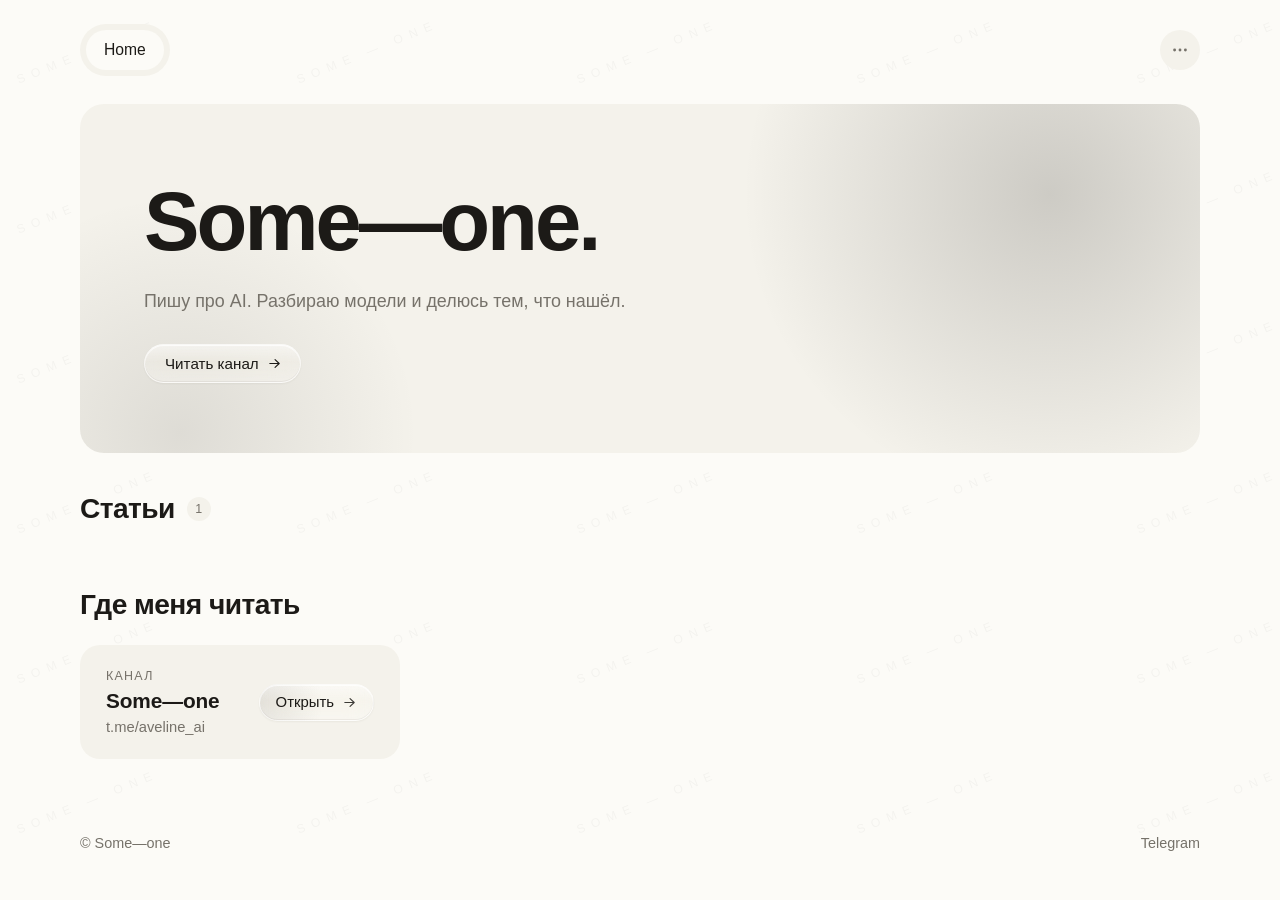
<file: index.html>
<!DOCTYPE html>
<html lang="ru">
<head>
  <meta charset="UTF-8">
  <meta name="viewport" content="width=device-width, initial-scale=1.0">
  <title>Home</title>
  <meta name="description" content="Заметки про AI-модели и генерацию картинок.">
  <link rel="stylesheet" href="styles.css">
</head>
<body>
  <main class="shell">
    <header class="header">
      <nav class="nav" aria-label="Main" data-site-nav data-nav-mode="home"></nav>
    </header>

    <section class="hero">
      <h1 class="hero-title">Some—one.</h1>
      <p class="hero-desc">Пишу про AI. Разбираю модели и делюсь тем, что нашёл.</p>
      <a class="hero-cta" href="https://t.me/aveline_ai" target="_blank" rel="noreferrer noopener">
        <span>Читать канал</span>
        <svg viewBox="0 0 20 20" width="15" height="15" fill="currentColor" aria-hidden="true">
          <path fill-rule="evenodd" d="M3 10a.75.75 0 0 1 .75-.75h10.638L10.23 5.29a.75.75 0 1 1 1.04-1.08l5.5 5.25a.75.75 0 0 1 0 1.08l-5.5 5.25a.75.75 0 1 1-1.04-1.08l4.158-3.96H3.75A.75.75 0 0 1 3 10Z" clip-rule="evenodd"/>
        </svg>
      </a>
    </section>

    <section class="section">
      <div class="section-head">
        <h2 class="section-title">Статьи</h2>
        <span class="section-count" data-articles-count>0</span>
      </div>

      <div class="cards" data-articles-list></div>
    </section>

    <section class="section">
      <h2 class="section-title">Где меня читать</h2>
      <div class="links-grid">
        <a class="link-tile" href="https://t.me/aveline_ai" target="_blank" rel="noreferrer noopener">
          <div class="link-tile-text">
            <span class="link-tile-label">Канал</span>
            <span class="link-tile-name">Some—one</span>
            <span class="link-tile-handle">t.me/aveline_ai</span>
          </div>
          <span class="link-tile-cta">
            <span class="link-tile-cta-label">Открыть</span>
            <svg class="card-cta-icon" viewBox="0 0 20 20" width="15" height="15" fill="currentColor" aria-hidden="true">
              <path fill-rule="evenodd" d="M3 10a.75.75 0 0 1 .75-.75h10.638L10.23 5.29a.75.75 0 1 1 1.04-1.08l5.5 5.25a.75.75 0 0 1 0 1.08l-5.5 5.25a.75.75 0 1 1-1.04-1.08l4.158-3.96H3.75A.75.75 0 0 1 3 10Z" clip-rule="evenodd"/>
            </svg>
          </span>
        </a>
      </div>
    </section>

    <footer class="footer">
      <div class="footer-row">
        <span>© Some—one</span>
        <div class="footer-links">
          <a href="https://t.me/aveline_ai" target="_blank" rel="noreferrer noopener">Telegram</a>
        </div>
      </div>
    </footer>
  </main>
  <script src="articles-data.js"></script>
  <script src="site.js"></script>
</body>
</html>
</file>
<file: styles.css>
:root {
  color-scheme: light;
  --bg: #fcfbf7;
  --text: #1c1a17;
  --muted: #76726a;
  --surface: #f4f2eb;
  --surface-hover: #ebe8df;
  --card: #ffffff;
  --line: rgba(0, 0, 0, 0.06);
  --accent: #1d4ed8;
  --glow-rgb: 28, 26, 23;
  --article-content-width: 1010px;
}

:root[data-theme="dark"] {
  color-scheme: dark;
  --bg: #161412;
  --text: #f3efe7;
  --muted: #8c8780;
  --surface: #1f1d1a;
  --surface-hover: #2a2723;
  --card: #1c1a17;
  --line: rgba(255, 255, 255, 0.07);
  --accent: #6b8aff;
  --glow-rgb: 255, 250, 240;
}

:root[data-theme="dark"] body::before {
  background-image: url("data:image/svg+xml,%3Csvg xmlns='http://www.w3.org/2000/svg' width='320' height='160' viewBox='0 0 320 160'%3E%3Cg transform='rotate(-22 160 80)'%3E%3Ctext x='14' y='96' fill='rgba(243,239,231,0.04)' font-family='Helvetica Neue, Helvetica, Arial, sans-serif' font-weight='500' font-size='14' letter-spacing='8'%3ESOME %E2%80%94 ONE%3C/text%3E%3C/g%3E%3C/svg%3E");
}

:root[data-theme="dark"] .hero::before {
  background: radial-gradient(circle, rgba(var(--glow-rgb), 0.08) 0%, rgba(var(--glow-rgb), 0) 70%);
}

:root[data-theme="dark"] .hero::after {
  background: radial-gradient(circle, rgba(var(--glow-rgb), 0.05) 0%, rgba(var(--glow-rgb), 0) 70%);
}

:root[data-theme="dark"] .card::before {
  background: radial-gradient(circle, rgba(var(--glow-rgb), 0.06) 0%, rgba(var(--glow-rgb), 0) 70%);
}

:root[data-theme="dark"] .card::after {
  background: radial-gradient(circle, rgba(var(--glow-rgb), 0.03) 0%, rgba(var(--glow-rgb), 0) 70%);
}

* {
  box-sizing: border-box;
  -webkit-tap-highlight-color: transparent;
}

html, body {
  scrollbar-width: none;
  -ms-overflow-style: none;
}

html::-webkit-scrollbar,
body::-webkit-scrollbar {
  width: 0;
  height: 0;
  display: none;
}

body {
  margin: 0;
  min-height: 100vh;
  background: var(--bg);
  color: var(--text);
  font-family: -apple-system, BlinkMacSystemFont, "Segoe UI", Roboto, Helvetica, Arial, sans-serif;
  position: relative;
  overflow-x: hidden;
}

body::before {
  content: "";
  position: fixed;
  inset: -20vh -20vw;
  pointer-events: none;
  z-index: 0;
  background-image: url("data:image/svg+xml,%3Csvg xmlns='http://www.w3.org/2000/svg' width='320' height='160' viewBox='0 0 320 160'%3E%3Cg transform='rotate(-22 160 80)'%3E%3Ctext x='14' y='96' fill='rgba(28,26,23,0.035)' font-family='Helvetica Neue, Helvetica, Arial, sans-serif' font-weight='500' font-size='14' letter-spacing='8'%3ESOME %E2%80%94 ONE%3C/text%3E%3C/g%3E%3C/svg%3E");
  background-repeat: repeat;
  background-size: 280px 150px;
  background-position: -32px -22px;
}

/* Film grain overlay (GPU-isolated for perf) */
body::after {
  content: "";
  position: fixed;
  inset: 0;
  pointer-events: none;
  z-index: 999;
  background-image: url("data:image/svg+xml;utf8,%3Csvg xmlns='http://www.w3.org/2000/svg' width='240' height='240'%3E%3Cfilter id='n'%3E%3CfeTurbulence type='fractalNoise' baseFrequency='0.9' numOctaves='2' stitchTiles='stitch'/%3E%3CfeColorMatrix values='0 0 0 0 0 0 0 0 0 0 0 0 0 0 0 0 0 0 0.55 0'/%3E%3C/filter%3E%3Crect width='100%25' height='100%25' filter='url(%23n)'/%3E%3C/svg%3E");
  opacity: 0.22;
  mix-blend-mode: multiply;
  transform: translateZ(0);
  contain: strict;
}

:root[data-theme="dark"] body::after {
  mix-blend-mode: screen;
  opacity: 0.10;
}

body.no-grain::after {
  display: none;
}

a {
  color: inherit;
  text-decoration: none;
}

.shell {
  width: min(1120px, calc(100% - 24px));
  margin: 0 auto;
  padding: 24px 0 32px;
  position: relative;
  z-index: 1;
}

.header {
  display: flex;
  align-items: center;
  justify-content: space-between;
  gap: 12px;
  margin-bottom: 28px;
}

.brand {
  display: inline-flex;
  align-items: center;
  height: 40px;
  padding: 0 16px;
  border-radius: 999px;
  background: var(--surface);
  font-size: 0.95rem;
  font-weight: 500;
  letter-spacing: -0.005em;
  color: var(--text);
  transition: background 200ms ease;
}

.brand:hover {
  background: var(--surface-hover);
}

.nav {
  position: relative;
  display: flex;
  align-items: center;
  gap: 6px;
  flex-wrap: wrap;
  width: fit-content;
  padding: 6px;
  border-radius: 999px;
  background: var(--surface);
}

.nav-link {
  display: inline-flex;
  align-items: center;
  justify-content: center;
  min-height: 40px;
  padding: 0 18px;
  border-radius: 999px;
  color: var(--muted);
  font-size: 0.98rem;
  line-height: 1;
  transition: color 180ms ease;
}

.nav a[aria-current="page"] {
  background: var(--bg);
  color: var(--text);
}

.nav-link:hover,
.nav-link:focus-visible {
  color: var(--text);
  outline: none;
}

.placeholder {
  min-height: 320px;
  padding: clamp(22px, 4vw, 36px);
  border-radius: 18px;
  background: var(--surface);
}

.placeholder:not(.article-stage) h1 {
  margin: 0;
  font-size: clamp(2rem, 6vw, 3.5rem);
  font-weight: 400;
  line-height: 1.04;
  letter-spacing: -0.035em;
  text-wrap: balance;
}

.article-title-left {
  text-align: left;
}

.article-title-center {
  text-align: center;
}

.article-title-right {
  text-align: right;
}

.placeholder:not(.article-stage) h1.article-title-bold {
  font-weight: 700;
}

.article-excerpt-left {
  text-align: left;
}

.article-excerpt-center {
  text-align: center;
}

.article-excerpt-right {
  text-align: right;
}

.article-meta {
  margin: 0 0 4px;
  display: flex;
  align-items: center;
  gap: 14px;
  flex-wrap: wrap;
}

.article-note {
  margin: 0;
  color: var(--muted);
  font-size: 0.98rem;
  line-height: 1.58;
}

.article-stage {
  display: flex;
  flex-direction: column;
  align-items: center;
  gap: clamp(12px, 2vw, 18px);
}

.article-stage > * {
  width: 100%;
  max-width: var(--article-content-width);
}

.article-title {
  font-size: clamp(2.2rem, 4.8vw, 3.5rem);
  font-weight: 700;
  line-height: 1.05;
  letter-spacing: -0.03em;
  margin: 0;
}

.article-excerpt {
  font-size: 1.125rem;
  line-height: 1.55;
  color: var(--muted);
  margin: 0;
}

.article-credits {
  font-size: 0.9em;
  color: var(--muted);
}

.article-body {
  width: 100%;
  max-width: var(--article-content-width);
  font-size: 1.08rem;
  line-height: 1.82;
}

.article-body b,
.article-body strong,
.article-credits b,
.article-credits strong,
.article-excerpt b,
.article-excerpt strong {
  font-weight: 700;
}

.article-body > :first-child {
  margin-top: 0;
}

.article-body h2,
.article-body h3 {
  margin: 1.45em 0 0.55em;
  line-height: 1.12;
  letter-spacing: -0.025em;
  text-wrap: balance;
}

.article-body h2 {
  font-size: 1.85rem;
}

.article-body h3 {
  font-size: 1.38rem;
}

.article-body > p,
.article-body > div,
.article-body > ul,
.article-body > ol,
.article-body > blockquote,
.article-body > figure {
  margin: 0 0 1.05em;
}

.article-body > p {
  text-wrap: pretty;
}

.article-body > div[style*="border-radius: 16px"] {
  background: var(--card);
  border-color: var(--line);
  box-shadow: 0 10px 26px rgba(0, 0, 0, 0.035);
}

.article-body > div[style*="display:grid"],
.article-body > div[style*="display: grid"] {
  align-items: stretch;
  margin: 1.35em 0 1.2em;
}

.article-body > div[style*="display:grid"] > div,
.article-body > div[style*="display: grid"] > div {
  min-width: 0;
  box-shadow: 0 10px 24px rgba(0, 0, 0, 0.03);
}

.article-body ul,
.article-body ol {
  padding-left: 1.4em;
}

.article-body blockquote {
  margin: 1.2em 0;
  padding: 2px 0 2px 18px;
  border-left: 3px solid var(--line);
  color: var(--muted);
  font-size: 1.03em;
  line-height: 1.72;
}

.article-body a {
  color: var(--accent);
  text-decoration: underline;
  text-decoration-thickness: 1.5px;
  text-underline-offset: 3px;
}

.article-body a:hover {
  text-decoration-thickness: 2px;
  opacity: 0.85;
}

.article-body code {
  font-family: "JetBrains Mono", "Fira Code", "Consolas", ui-monospace, monospace;
  font-size: 0.92em;
  background: #efece3;
  padding: 2px 7px;
  border-radius: 6px;
  color: var(--text);
  white-space: pre-wrap;
  word-break: break-word;
}

.article-body details.code-block {
  margin: 0 0 1em;
  border-radius: 12px;
  background: #efece3;
  overflow: hidden;
}

.article-body details.code-block > summary {
  list-style: none;
  cursor: pointer;
  user-select: none;
  padding: 10px 16px;
  font-size: 0.95rem;
  color: var(--muted);
  background: #efece3;
  display: flex;
  align-items: center;
  gap: 8px;
}

.article-body details.code-block > summary::-webkit-details-marker,
.article-body details.code-block > summary::marker {
  display: none;
  content: "";
}

.article-body details.code-block > summary::before {
  content: "";
  display: inline-block;
  width: 14px;
  height: 14px;
  flex-shrink: 0;
  background-image: url("data:image/svg+xml;utf8,<svg xmlns='http://www.w3.org/2000/svg' viewBox='0 0 24 24' fill='none' stroke='%23181818' stroke-width='2.5' stroke-linecap='round' stroke-linejoin='round'><polyline points='9 18 15 12 9 6'/></svg>");
  background-repeat: no-repeat;
  background-position: center;
  background-size: contain;
  transition: transform 200ms ease;
}

.article-body details.code-block[open] > summary::before {
  transform: rotate(90deg);
}

.article-body details.code-block > pre {
  margin: 0;
  padding: 14px 18px 18px;
  overflow-x: auto;
  font-family: "JetBrains Mono", "Fira Code", "Consolas", ui-monospace, monospace;
  font-size: 0.92rem;
  line-height: 1.55;
  white-space: pre;
  color: var(--text);
}

.article-body details.code-block > pre code {
  background: transparent;
  padding: 0;
  border-radius: 0;
  font-size: inherit;
  white-space: inherit;
}

/* Neutralize foreign inline colors/backgrounds pasted from dark themes
   so the code block never renders unreadable light-on-light text. */
.article-body details.code-block,
.article-body details.code-block * {
  color: var(--text) !important;
  background-color: transparent !important;
}

.article-body details.code-block {
  background: #efece3 !important;
}

.article-body details.code-block > summary {
  background: #efece3 !important;
}

:root[data-theme="dark"] .article-body code {
  background: #2a2723;
}

:root[data-theme="dark"] .article-body details.code-block {
  background: #1f1d1a !important;
}

:root[data-theme="dark"] .article-body details.code-block > summary {
  background: #1f1d1a !important;
}

:root[data-theme="dark"] .article-body details.code-block > summary::before {
  background-image: url("data:image/svg+xml;utf8,<svg xmlns='http://www.w3.org/2000/svg' viewBox='0 0 24 24' fill='none' stroke='%23f3efe7' stroke-width='2.5' stroke-linecap='round' stroke-linejoin='round'><polyline points='9 18 15 12 9 6'/></svg>");
}

.article-body img,
.article-body video,
.article-body audio {
  max-width: 100%;
}

.article-body figure.carousel {
  position: relative;
  margin: 1.15em 0 1.15em;
  padding: 0;
  border: 0;
  border-radius: 0;
  background: transparent;
  overflow: visible;
  box-shadow: none;
  outline: 0;
  content-visibility: auto;
  contain-intrinsic-size: auto 600px;
}

.article-body figure.carousel .carousel-track {
  display: flex;
  gap: 0;
  align-items: flex-start;
  overflow-x: auto;
  scroll-snap-type: x mandatory;
  scrollbar-width: none;
  -ms-overflow-style: none;
  border: 0;
  border-radius: 0;
  background: transparent;
  box-shadow: none;
  outline: 0;
}

.article-body figure.carousel .carousel-track::-webkit-scrollbar {
  display: none;
}

.article-body figure.carousel .carousel-track > img,
.article-body figure.carousel .carousel-track > .carousel-slide {
  flex: 0 0 100%;
  scroll-snap-align: start;
  position: relative;
}

.article-body figure.carousel .carousel-track > img {
  width: 100%;
  height: auto;
  max-height: 600px;
  object-fit: contain;
  background: var(--bg);
  display: block;
  border-radius: 18px;
}

.article-body figure.carousel .carousel-slide {
  display: flex;
  flex-direction: column;
  background: transparent;
  border: 0;
  border-radius: 18px;
  overflow: hidden;
  box-shadow: none;
  outline: 0;
}

.article-body figure.carousel .carousel-slide > img {
  width: 100%;
  height: auto;
  max-height: 560px;
  object-fit: contain;
  background: var(--bg);
  display: block;
  border-radius: 18px;
  transform: scale(1.025);
  transform-origin: center;
}

.article-body figure.carousel .carousel-caption {
  margin: 0;
  padding: 12px 18px 6px;
  background: transparent;
  border: 0;
  border-radius: 0;
  box-shadow: none;
  outline: 0;
  color: var(--muted);
  font-size: 0.9rem;
  line-height: 1.5;
  letter-spacing: 0.005em;
  text-align: center;
}

.article-body figure.carousel .carousel-caption:empty,
.article-body figure.carousel .carousel-caption:has(> br:only-child) {
  display: none;
}

.article-body figure.carousel .carousel-btn {
  position: absolute;
  top: 50%;
  transform: translateY(-50%);
  width: 40px;
  height: 40px;
  border: 0;
  border-radius: 999px;
  background: rgba(24, 24, 24, 0.78);
  color: #fff;
  cursor: pointer;
  display: inline-flex;
  align-items: center;
  justify-content: center;
  padding: 0;
  transition: background 160ms ease;
  z-index: 2;
}

.article-body figure.carousel .carousel-btn:hover {
  background: rgba(24, 24, 24, 0.95);
}

.article-body figure.carousel .carousel-prev {
  left: 12px;
}

.article-body figure.carousel .carousel-next {
  right: 12px;
}

.article-body figure.carousel .carousel-counter {
  position: absolute;
  top: 12px;
  left: 50%;
  transform: translateX(-50%);
  padding: 4px 12px;
  background: rgba(24, 24, 24, 0.7);
  color: #fff;
  border-radius: 999px;
  font-size: 12px;
  letter-spacing: 0.02em;
  pointer-events: none;
  z-index: 2;
}

.article-body figure.carousel > figcaption {
  padding: 10px 14px 12px;
  color: var(--muted);
  font-size: 0.95rem;
  text-align: center;
}

.article-body figure.carousel,
.article-body figure.carousel .carousel-track,
.article-body figure.carousel .carousel-caption,
.article-body figure.carousel > figcaption {
  border: 0 !important;
  box-shadow: none !important;
  outline: 0 !important;
}

.article-body figure.carousel::before,
.article-body figure.carousel::after,
.article-body figure.carousel .carousel-track::before,
.article-body figure.carousel .carousel-track::after,
.article-body figure.carousel .carousel-slide::before,
.article-body figure.carousel .carousel-slide::after,
.article-body figure.carousel .carousel-caption::before,
.article-body figure.carousel .carousel-caption::after {
  display: none !important;
  content: none !important;
}

/* ---------- Landing: Hero ---------- */

.hero {
  position: relative;
  overflow: hidden;
  padding: clamp(40px, 6vw, 80px) clamp(28px, 5vw, 72px) clamp(36px, 5.5vw, 70px);
  border-radius: 24px;
  background: var(--surface);
  margin-bottom: 40px;
  isolation: isolate;
}

.hero::before,
.hero::after {
  content: "";
  position: absolute;
  border-radius: 50%;
  pointer-events: none;
  z-index: -1;
}

.hero::before {
  width: 620px;
  height: 620px;
  top: -220px;
  right: -160px;
  background: radial-gradient(circle, rgba(var(--glow-rgb), 0.18) 0%, rgba(var(--glow-rgb), 0) 70%);
}

.hero::after {
  width: 480px;
  height: 480px;
  bottom: -220px;
  left: -140px;
  background: radial-gradient(circle, rgba(var(--glow-rgb), 0.10) 0%, rgba(var(--glow-rgb), 0) 70%);
}

/* ---------- Page entrance ---------- */


@media (prefers-reduced-motion: reduce) {
  .hero-eyebrow,
  .hero-title,
  .hero-desc,
  .section-head,
  .card,
  .author-card,
  .link-tile {
    animation: none;
  }

  .hero::before,
  .hero::after {
    animation: none;
  }
}

.hero-eyebrow {
  margin: 0 0 22px;
  font-size: 0.78rem;
  letter-spacing: 0.22em;
  text-transform: uppercase;
  color: var(--muted);
  font-weight: 500;
}

.hero-title {
  margin: 0 0 26px;
  font-size: clamp(2.6rem, 7.5vw, 5.2rem);
  line-height: 0.98;
  letter-spacing: -0.035em;
  font-weight: 700;
  text-wrap: balance;
}

.hero-desc {
  margin: 0 0 28px;
  max-width: 640px;
  font-size: clamp(1.05rem, 1.4vw, 1.18rem);
  line-height: 1.55;
  color: var(--muted);
}

.hero-cta {
  display: inline-flex;
  align-items: center;
  gap: 8px;
  padding: 10px 18px 10px 20px;
  border-radius: 999px;
  font-size: 0.95rem;
  font-weight: 500;
  color: var(--text);
  background:
    linear-gradient(180deg, rgba(255, 255, 255, 0.55) 0%, rgba(255, 255, 255, 0.2) 45%, rgba(255, 255, 255, 0.35) 100%);
  border: 1px solid rgba(255, 255, 255, 0.55);
  box-shadow:
    inset 0 1px 0 rgba(255, 255, 255, 0.7),
    inset 0 -1px 0 rgba(36, 30, 24, 0.06),
    0 1px 2px rgba(36, 30, 24, 0.05);
  backdrop-filter: blur(14px) saturate(160%);
  -webkit-backdrop-filter: blur(14px) saturate(160%);
  transition: background 220ms ease, box-shadow 220ms ease, border-color 220ms ease;
}

.hero-cta:hover {
  background:
    linear-gradient(180deg, rgba(255, 255, 255, 0.7) 0%, rgba(255, 255, 255, 0.3) 45%, rgba(255, 255, 255, 0.45) 100%);
  border-color: rgba(255, 255, 255, 0.75);
  box-shadow:
    inset 0 1px 0 rgba(255, 255, 255, 0.85),
    inset 0 -1px 0 rgba(36, 30, 24, 0.08),
    0 2px 6px rgba(36, 30, 24, 0.08);
}

/* ---------- Sections ---------- */

.section {
  margin: 0 0 40px;
}

.section-head {
  display: flex;
  align-items: center;
  gap: 12px;
  margin-bottom: 24px;
}

.section-title {
  margin: 0 0 24px;
  font-size: clamp(1.5rem, 2.2vw, 1.85rem);
  font-weight: 700;
  letter-spacing: -0.02em;
}

.section-head .section-title {
  margin: 0;
}

.section-count {
  display: inline-flex;
  align-items: center;
  justify-content: center;
  min-width: 24px;
  height: 24px;
  padding: 0 8px;
  border-radius: 999px;
  background: var(--surface);
  font-size: 0.78rem;
  font-weight: 500;
  color: var(--muted);
  font-variant-numeric: tabular-nums;
  line-height: 1;
}

/* ---------- Article cards ---------- */

.cards {
  display: grid;
  grid-template-columns: repeat(auto-fill, minmax(min(320px, 100%), 1fr));
  gap: 16px;
}

.card {
  display: flex;
  flex-direction: column;
  padding: 26px 26px 22px;
  border-radius: 20px;
  background: var(--surface);
  color: var(--text);
  transition: background 200ms ease;
  position: relative;
  overflow: hidden;
  isolation: isolate;
}

.card::before,
.card::after {
  content: "";
  position: absolute;
  border-radius: 50%;
  pointer-events: none;
  z-index: -1;
}

.card::before {
  width: 340px;
  height: 340px;
  top: -140px;
  right: -120px;
  background: radial-gradient(circle, rgba(var(--glow-rgb), 0.12) 0%, rgba(var(--glow-rgb), 0) 70%);
}

.card::after {
  width: 260px;
  height: 260px;
  bottom: -120px;
  left: -90px;
  background: radial-gradient(circle, rgba(var(--glow-rgb), 0.06) 0%, rgba(var(--glow-rgb), 0) 70%);
}

.card:hover {
  background: var(--surface-hover);
}

.card-meta {
  display: flex;
  align-items: center;
  justify-content: space-between;
  gap: 12px;
  flex-wrap: wrap;
  margin-bottom: 18px;
}

.card-tag {
  display: inline-flex;
  align-items: center;
  height: 24px;
  padding: 0 10px;
  border-radius: 999px;
  background: rgba(36, 30, 24, 0.06);
  font-size: 0.72rem;
  letter-spacing: 0.08em;
  text-transform: uppercase;
  color: var(--muted);
  font-weight: 500;
  line-height: 1;
}

.card-meta-info {
  display: inline-flex;
  align-items: center;
  gap: 7px;
  font-size: 0.85rem;
  color: var(--muted);
}

.card-dot {
  opacity: 0.5;
}

.card-readtime {
  font-variant-numeric: tabular-nums;
}

.card-title {
  margin: 0 0 12px;
  font-size: 1.4rem;
  font-weight: 700;
  line-height: 1.18;
  letter-spacing: -0.025em;
  text-wrap: balance;
}

.card-desc {
  margin: 0 0 22px;
  font-size: 0.98rem;
  line-height: 1.55;
  color: var(--muted);
  flex-grow: 1;
}

.card-cta {
  font-size: 0.93rem;
  font-weight: 500;
  color: var(--text);
  display: inline-flex;
  align-items: center;
  gap: 8px;
  width: fit-content;
  padding: 9px 15px 9px 16px;
  border-radius: 999px;
  background:
    linear-gradient(180deg, rgba(255, 255, 255, 0.55) 0%, rgba(255, 255, 255, 0.2) 45%, rgba(255, 255, 255, 0.35) 100%);
  border: 1px solid rgba(255, 255, 255, 0.55);
  box-shadow:
    inset 0 1px 0 rgba(255, 255, 255, 0.7),
    inset 0 -1px 0 rgba(36, 30, 24, 0.06),
    0 1px 2px rgba(36, 30, 24, 0.05);
  backdrop-filter: blur(14px) saturate(160%);
  -webkit-backdrop-filter: blur(14px) saturate(160%);
  transition: background 220ms ease, box-shadow 220ms ease, border-color 220ms ease;
}

.card:hover .card-cta {
  background:
    linear-gradient(180deg, rgba(255, 255, 255, 0.7) 0%, rgba(255, 255, 255, 0.3) 45%, rgba(255, 255, 255, 0.45) 100%);
  border-color: rgba(255, 255, 255, 0.75);
  box-shadow:
    inset 0 1px 0 rgba(255, 255, 255, 0.85),
    inset 0 -1px 0 rgba(36, 30, 24, 0.08),
    0 2px 6px rgba(36, 30, 24, 0.08);
}

.card-cta-label {
  line-height: 1;
}

.card-cta-icon {
  display: block;
  flex-shrink: 0;
  opacity: 0.85;
}

/* ---------- Authors ---------- */

.authors {
  display: grid;
  grid-template-columns: repeat(auto-fill, minmax(280px, 1fr));
  gap: 14px;
}

.author-card {
  display: flex;
  align-items: center;
  gap: 14px;
  padding: 18px 20px;
  border-radius: 16px;
  background: var(--surface);
  transition: background 220ms ease;
}

.author-card:hover {
  background: var(--surface-hover);
}

.author-avatar {
  width: 44px;
  height: 44px;
  border-radius: 999px;
  background: var(--text);
  color: #fff;
  display: inline-flex;
  align-items: center;
  justify-content: center;
  font-weight: 700;
  font-size: 1.05rem;
  flex-shrink: 0;
}

.author-card-soft {
  background: transparent;
  padding: 12px 16px;
}

.author-card-soft:hover {
  background: var(--surface);
}

.author-avatar-soft {
  width: 36px;
  height: 36px;
  background: var(--muted);
  font-size: 0.9rem;
  font-weight: 600;
}

.author-card-soft .author-name {
  font-size: 0.95rem;
  font-weight: 500;
}

.author-card-soft .author-role {
  font-size: 0.82rem;
}

.author-info {
  display: flex;
  flex-direction: column;
  gap: 2px;
  min-width: 0;
}

.author-name {
  margin: 0;
  font-weight: 600;
  font-size: 1rem;
}

.author-role {
  margin: 0;
  font-size: 0.88rem;
  color: var(--muted);
}

/* ---------- Link tiles ---------- */

.links-grid {
  display: grid;
  grid-template-columns: 1fr;
  gap: 14px;
}

.link-tile {
  display: flex;
  align-items: center;
  justify-content: space-between;
  gap: 20px;
  padding: 24px 26px;
  border-radius: 20px;
  background: var(--surface);
  color: var(--text);
  transition: background 220ms ease;
  max-width: 320px;
}

.link-tile:hover {
  background: var(--surface-hover);
}

.link-tile-text {
  display: flex;
  flex-direction: column;
  gap: 6px;
  min-width: 0;
}

.link-tile-label {
  font-size: 0.78rem;
  letter-spacing: 0.1em;
  text-transform: uppercase;
  color: var(--muted);
}

.link-tile-name {
  font-weight: 700;
  font-size: 1.3rem;
  letter-spacing: -0.005em;
  white-space: nowrap;
}

.link-tile-handle {
  font-size: 0.92rem;
  color: var(--muted);
}

.link-tile-cta {
  position: relative;
  overflow: hidden;
  flex-shrink: 0;
  display: inline-flex;
  align-items: center;
  gap: 8px;
  padding: 10px 16px;
  border-radius: 999px;
  font-size: 0.93rem;
  font-weight: 500;
  color: var(--text);
  background:
    radial-gradient(circle at 0% 50%, rgba(36, 30, 24, 0.09) 0%, rgba(36, 30, 24, 0) 55%),
    linear-gradient(180deg, rgba(255, 255, 255, 0.55) 0%, rgba(255, 255, 255, 0.2) 45%, rgba(255, 255, 255, 0.35) 100%);
  border: 1px solid rgba(255, 255, 255, 0.55);
  box-shadow:
    inset 0 1px 0 rgba(255, 255, 255, 0.7),
    inset 0 -1px 0 rgba(36, 30, 24, 0.06),
    0 1px 2px rgba(36, 30, 24, 0.05);
  backdrop-filter: blur(14px) saturate(160%);
  -webkit-backdrop-filter: blur(14px) saturate(160%);
  transition: background 220ms ease, box-shadow 220ms ease, border-color 220ms ease;
}

.link-tile:hover .link-tile-cta {
  background:
    radial-gradient(circle at 0% 50%, rgba(36, 30, 24, 0.12) 0%, rgba(36, 30, 24, 0) 55%),
    linear-gradient(180deg, rgba(255, 255, 255, 0.7) 0%, rgba(255, 255, 255, 0.3) 45%, rgba(255, 255, 255, 0.45) 100%);
  border-color: rgba(255, 255, 255, 0.75);
  box-shadow:
    inset 0 1px 0 rgba(255, 255, 255, 0.85),
    inset 0 -1px 0 rgba(36, 30, 24, 0.08),
    0 2px 6px rgba(36, 30, 24, 0.08);
}

.link-tile-cta-label {
  line-height: 1;
}

/* ---------- Footer ---------- */

.footer {
  margin-top: 48px;
  padding: 28px 0 4px;
  font-size: 0.9rem;
  color: var(--muted);
}

.footer-row {
  display: flex;
  justify-content: space-between;
  align-items: center;
  gap: 16px;
  flex-wrap: wrap;
}

.footer-links {
  display: flex;
  gap: 18px;
}

.footer-links a {
  color: var(--muted);
  transition: color 160ms ease;
}

.footer-links a:hover {
  color: var(--text);
}

@media (max-width: 640px) {
  .shell {
    width: min(100% - 16px, 1120px);
    padding-top: 12px;
  }

  body::before {
    background-size: 180px 96px;
  }

  .placeholder {
    border-radius: 0;
    padding: 22px;
    margin-left: calc(50% - 50vw);
    margin-right: calc(50% - 50vw);
  }

  .placeholder:not(.article-stage) h1 {
    font-size: clamp(2rem, 10vw, 3rem);
    line-height: 1.08;
  }

  .article-title {
    font-size: clamp(1.65rem, 6.4vw, 2.2rem);
    letter-spacing: -0.02em;
    line-height: 1.12;
    overflow-wrap: anywhere;
  }

  .article-excerpt {
    font-size: 1.05rem;
    line-height: 1.55;
  }

  .article-meta {
    gap: 10px;
  }

  .article-body {
    font-size: 1.02rem;
    line-height: 1.7;
  }

  .article-body h2 {
    font-size: 1.5rem;
  }

  .article-body h3 {
    font-size: 1.25rem;
  }

  .article-body blockquote {
    padding-left: 14px;
    font-size: 0.98em;
  }

  .article-body code {
    font-size: 0.88em;
  }

  .article-body details.code-block > pre {
    padding: 12px 14px 14px;
    font-size: 0.9rem;
  }

  .article-body figure.carousel .carousel-track > img,
  .article-body figure.carousel .carousel-slide > img {
    max-height: 70vh;
    border-radius: 14px;
  }

  .article-body figure.carousel .carousel-slide {
    border-radius: 14px;
  }

  .nav {
    width: 100%;
    flex-wrap: nowrap;
    overflow-x: auto;
    scrollbar-width: none;
    -ms-overflow-style: none;
    gap: 4px;
    padding: 4px;
  }

  .nav::-webkit-scrollbar {
    display: none;
  }

  .nav-link {
    flex: 0 0 auto;
    min-height: 34px;
    padding: 0 12px;
    font-size: 0.88rem;
    white-space: nowrap;
  }

  .hero {
    padding: clamp(28px, 7vw, 44px);
    border-radius: 0;
    margin-left: calc(50% - 50vw);
    margin-right: calc(50% - 50vw);
  }

  .hero-eyebrow {
    margin-bottom: 16px;
    font-size: 0.78rem;
    letter-spacing: 0.18em;
  }

  .hero-title {
    font-size: clamp(2.4rem, 10vw, 3.2rem);
    line-height: 1.04;
  }

  .hero-desc {
    font-size: 1.05rem;
    line-height: 1.55;
  }

  .section-title {
    font-size: 1.5rem;
  }

  .card {
    padding: 22px;
  }

  .card-title {
    font-size: 1.3rem;
    line-height: 1.2;
  }

  .card-desc {
    font-size: 1rem;
    line-height: 1.5;
  }

  .card-meta-info {
    font-size: 0.9rem;
  }

  .card-cta {
    font-size: 0.98rem;
  }

  .link-tile {
    max-width: 100%;
    padding: 22px;
    gap: 14px;
  }

  .link-tile-name {
    font-size: 1.2rem;
  }

  .link-tile-handle {
    font-size: 0.95rem;
  }
}

@media (hover: none) {
  .article-body figure.carousel .carousel-btn {
    display: none;
  }
}

@media (max-width: 380px) {
  .shell {
    width: min(100% - 12px, 1120px);
  }

  .placeholder {
    padding: 18px;
    border-radius: 0;
  }

  .article-title {
    font-size: clamp(1.5rem, 6.6vw, 1.9rem);
  }

  .article-body {
    font-size: 1rem;
  }

  .article-body h2 {
    font-size: 1.4rem;
  }

  .article-body h3 {
    font-size: 1.18rem;
  }

  .card-title {
    font-size: 1.2rem;
  }
}

/* ---------- Settings widget ---------- */

.settings {
  position: relative;
  display: inline-flex;
  align-items: center;
}

.settings-btn {
  display: inline-flex;
  align-items: center;
  justify-content: center;
  width: 40px;
  height: 40px;
  padding: 0;
  border: 0;
  border-radius: 999px;
  background: var(--surface);
  color: var(--muted);
  cursor: pointer;
  transition: background 200ms ease, color 180ms ease;
}

.settings-btn:hover,
.settings-btn:focus-visible {
  background: var(--surface-hover);
  color: var(--text);
  outline: none;
}

.settings-btn[aria-expanded="true"] {
  background: var(--surface-hover);
  color: var(--text);
}

.settings-btn svg {
  width: 18px;
  height: 18px;
  display: block;
}

.settings-menu {
  position: absolute;
  top: calc(100% + 8px);
  right: 0;
  min-width: 220px;
  padding: 6px;
  border-radius: 14px;
  background: var(--surface);
  border: 1px solid var(--line);
  box-shadow: 0 10px 30px rgba(0, 0, 0, 0.08);
  display: flex;
  flex-direction: column;
  gap: 2px;
  z-index: 50;
  opacity: 0;
  transform: translateY(-4px);
  pointer-events: none;
  transition: opacity 160ms ease, transform 160ms ease;
}

.settings-menu[data-open="true"] {
  opacity: 1;
  transform: translateY(0);
  pointer-events: auto;
}

.settings-item {
  display: flex;
  align-items: center;
  gap: 10px;
  width: 100%;
  padding: 9px 12px 9px 10px;
  border: 0;
  border-radius: 10px;
  background: transparent;
  color: var(--text);
  font: inherit;
  font-size: 0.93rem;
  text-align: left;
  cursor: pointer;
  transition: background 160ms ease;
}

.settings-item:hover,
.settings-item:focus-visible {
  background: var(--surface-hover);
  outline: none;
}

.settings-check {
  display: inline-flex;
  align-items: center;
  justify-content: center;
  width: 16px;
  height: 16px;
  flex-shrink: 0;
  color: var(--text);
  opacity: 0;
  transform: scale(0.6);
  transition: opacity 160ms ease, transform 160ms ease;
}

.settings-check svg {
  width: 100%;
  height: 100%;
  display: block;
}

.settings-item[aria-checked="true"] .settings-check {
  opacity: 1;
  transform: scale(1);
}

.settings-item[aria-checked="false"] {
  color: var(--muted);
}

/* ---------- Code block copy button ---------- */

.code-copy-btn {
  position: absolute;
  top: 8px;
  right: 8px;
  display: inline-flex;
  align-items: center;
  justify-content: center;
  width: 32px;
  height: 32px;
  padding: 0;
  border: 0;
  border-radius: 8px;
  background: var(--surface-hover);
  color: var(--muted);
  cursor: pointer;
  opacity: 0;
  transition: opacity 160ms ease, background 160ms ease, color 160ms ease;
  z-index: 2;
}

.code-copy-btn svg {
  width: 16px;
  height: 16px;
  display: block;
}

.article-body details.code-block {
  position: relative;
}

.article-body details.code-block[open]:hover .code-copy-btn,
.code-copy-btn:focus-visible {
  opacity: 1;
}

.code-copy-btn:hover {
  background: var(--line);
  color: var(--text);
}

.code-copy-btn.copied {
  opacity: 1;
  color: #16a34a;
}
</file>
